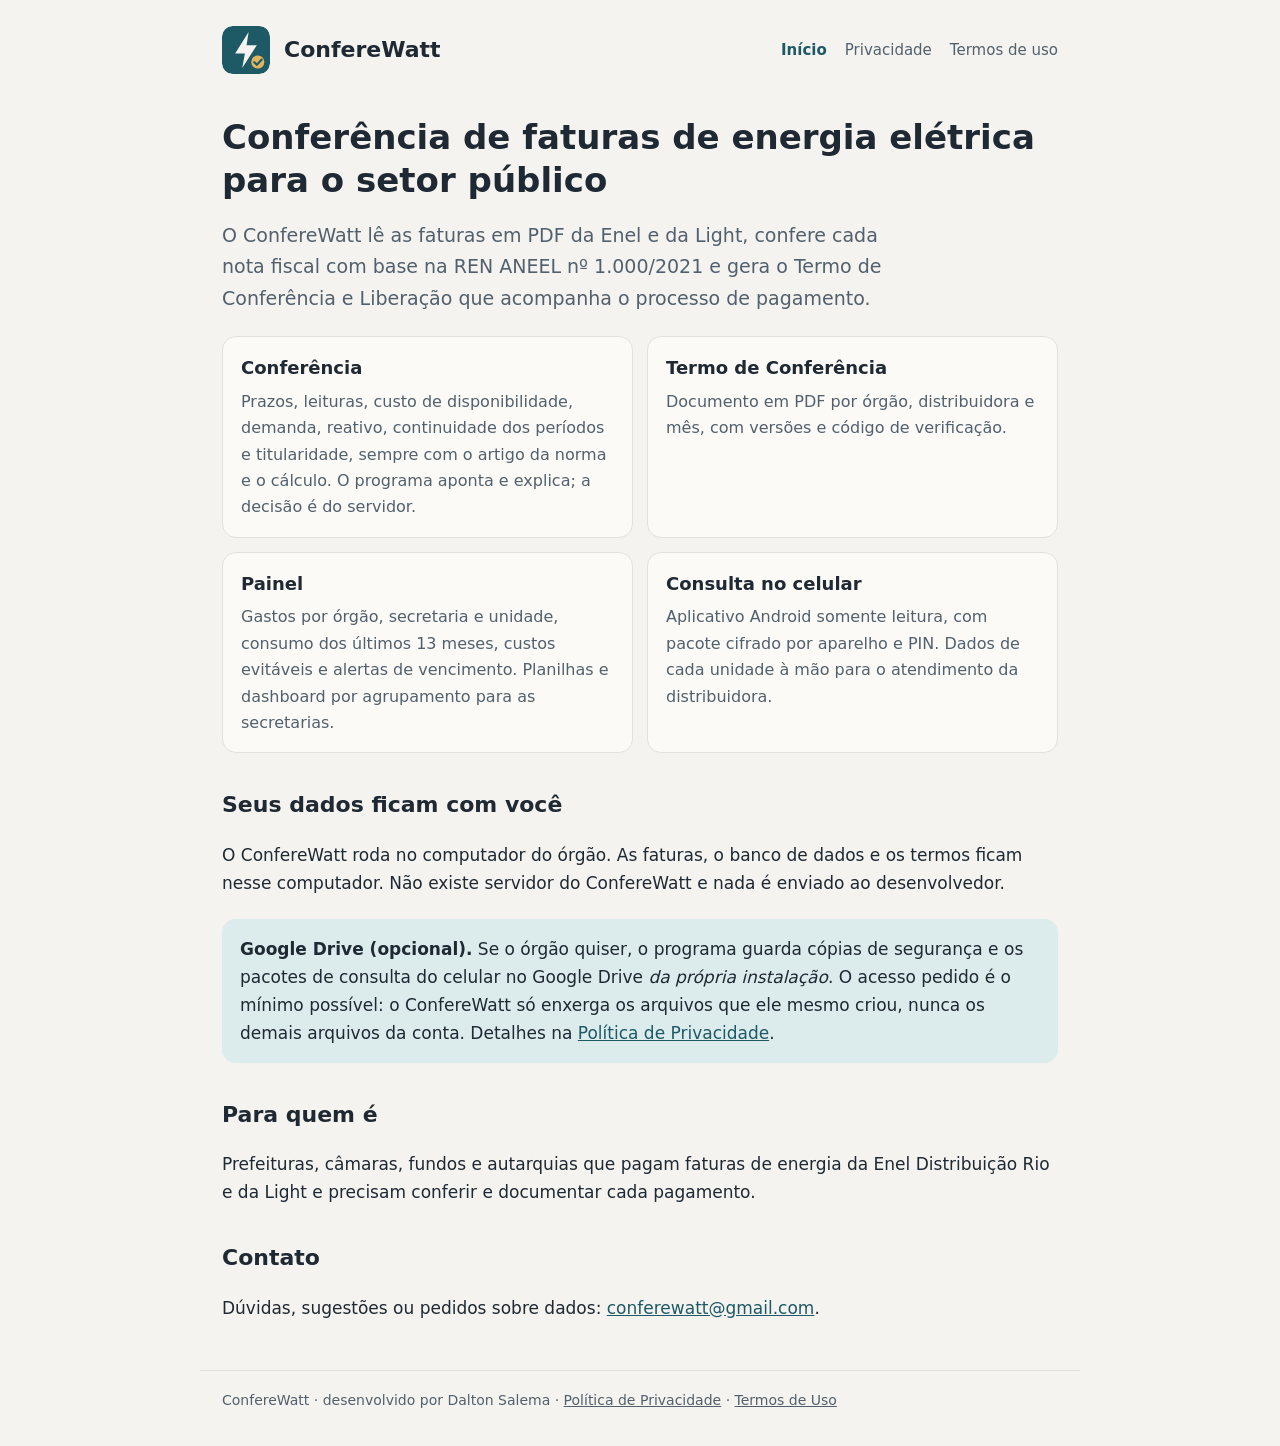
<file: index.html>
<!DOCTYPE html>
<html lang="pt-BR">
<head>
<meta charset="utf-8">
<meta name="viewport" content="width=device-width, initial-scale=1">
<title>ConfereWatt · Conferência de faturas de energia elétrica</title>
<meta name="description" content="ConfereWatt confere faturas de energia elétrica da Enel e da Light com base na REN ANEEL nº 1.000/2021 e gera o Termo de Conferência e Liberação para o setor público.">
<link rel="icon" type="image/svg+xml" href="img/icone.svg">
<link rel="icon" type="image/png" sizes="32x32" href="img/favicon-32.png">
<link rel="stylesheet" href="estilo.css">
</head>
<body>
<header>
  <img src="img/icone.svg" alt="">
  <a class="marca" href="index.html">ConfereWatt</a>
  <nav>
    <a href="index.html" aria-current="page">Início</a>
    <a href="privacidade.html">Privacidade</a>
    <a href="termos.html">Termos de uso</a>
  </nav>
</header>
<main>
  <h1>Conferência de faturas de energia elétrica para o setor público</h1>
  <p class="lead">O ConfereWatt lê as faturas em PDF da Enel e da Light, confere cada nota
  fiscal com base na REN ANEEL nº 1.000/2021 e gera o Termo de Conferência e Liberação
  que acompanha o processo de pagamento.</p>

  <div class="grade">
    <div class="cartao"><h3>Conferência</h3><p>Prazos, leituras, custo de disponibilidade,
    demanda, reativo, continuidade dos períodos e titularidade, sempre com o artigo da
    norma e o cálculo. O programa aponta e explica; a decisão é do servidor.</p></div>
    <div class="cartao"><h3>Termo de Conferência</h3><p>Documento em PDF por órgão,
    distribuidora e mês, com versões e código de verificação.</p></div>
    <div class="cartao"><h3>Painel</h3><p>Gastos por órgão, secretaria e unidade, consumo
    dos últimos 13 meses, custos evitáveis e alertas de vencimento. Planilhas e dashboard
    por agrupamento para as secretarias.</p></div>
    <div class="cartao"><h3>Consulta no celular</h3><p>Aplicativo Android somente leitura,
    com pacote cifrado por aparelho e PIN. Dados de cada unidade à mão para o
    atendimento da distribuidora.</p></div>
  </div>

  <h2>Seus dados ficam com você</h2>
  <p>O ConfereWatt roda no computador do órgão. As faturas, o banco de dados e os termos
  ficam nesse computador. Não existe servidor do ConfereWatt e nada é enviado ao
  desenvolvedor.</p>
  <div class="destaque">
    <strong>Google Drive (opcional).</strong> Se o órgão quiser, o programa guarda cópias de
    segurança e os pacotes de consulta do celular no Google Drive <em>da própria
    instalação</em>. O acesso pedido é o mínimo possível: o ConfereWatt só enxerga os
    arquivos que ele mesmo criou, nunca os demais arquivos da conta. Detalhes na
    <a href="privacidade.html">Política de Privacidade</a>.
  </div>

  <h2>Para quem é</h2>
  <p>Prefeituras, câmaras, fundos e autarquias que pagam faturas de energia da Enel
  Distribuição Rio e da Light e precisam conferir e documentar cada pagamento.</p>

  <h2>Contato</h2>
  <p>Dúvidas, sugestões ou pedidos sobre dados:
  <a href="mailto:conferewatt@gmail.com">conferewatt@gmail.com</a>.</p>
</main>
<footer>
  ConfereWatt · desenvolvido por Dalton Salema ·
  <a href="privacidade.html">Política de Privacidade</a> ·
  <a href="termos.html">Termos de Uso</a>
</footer>
</body>
</html>
</file>
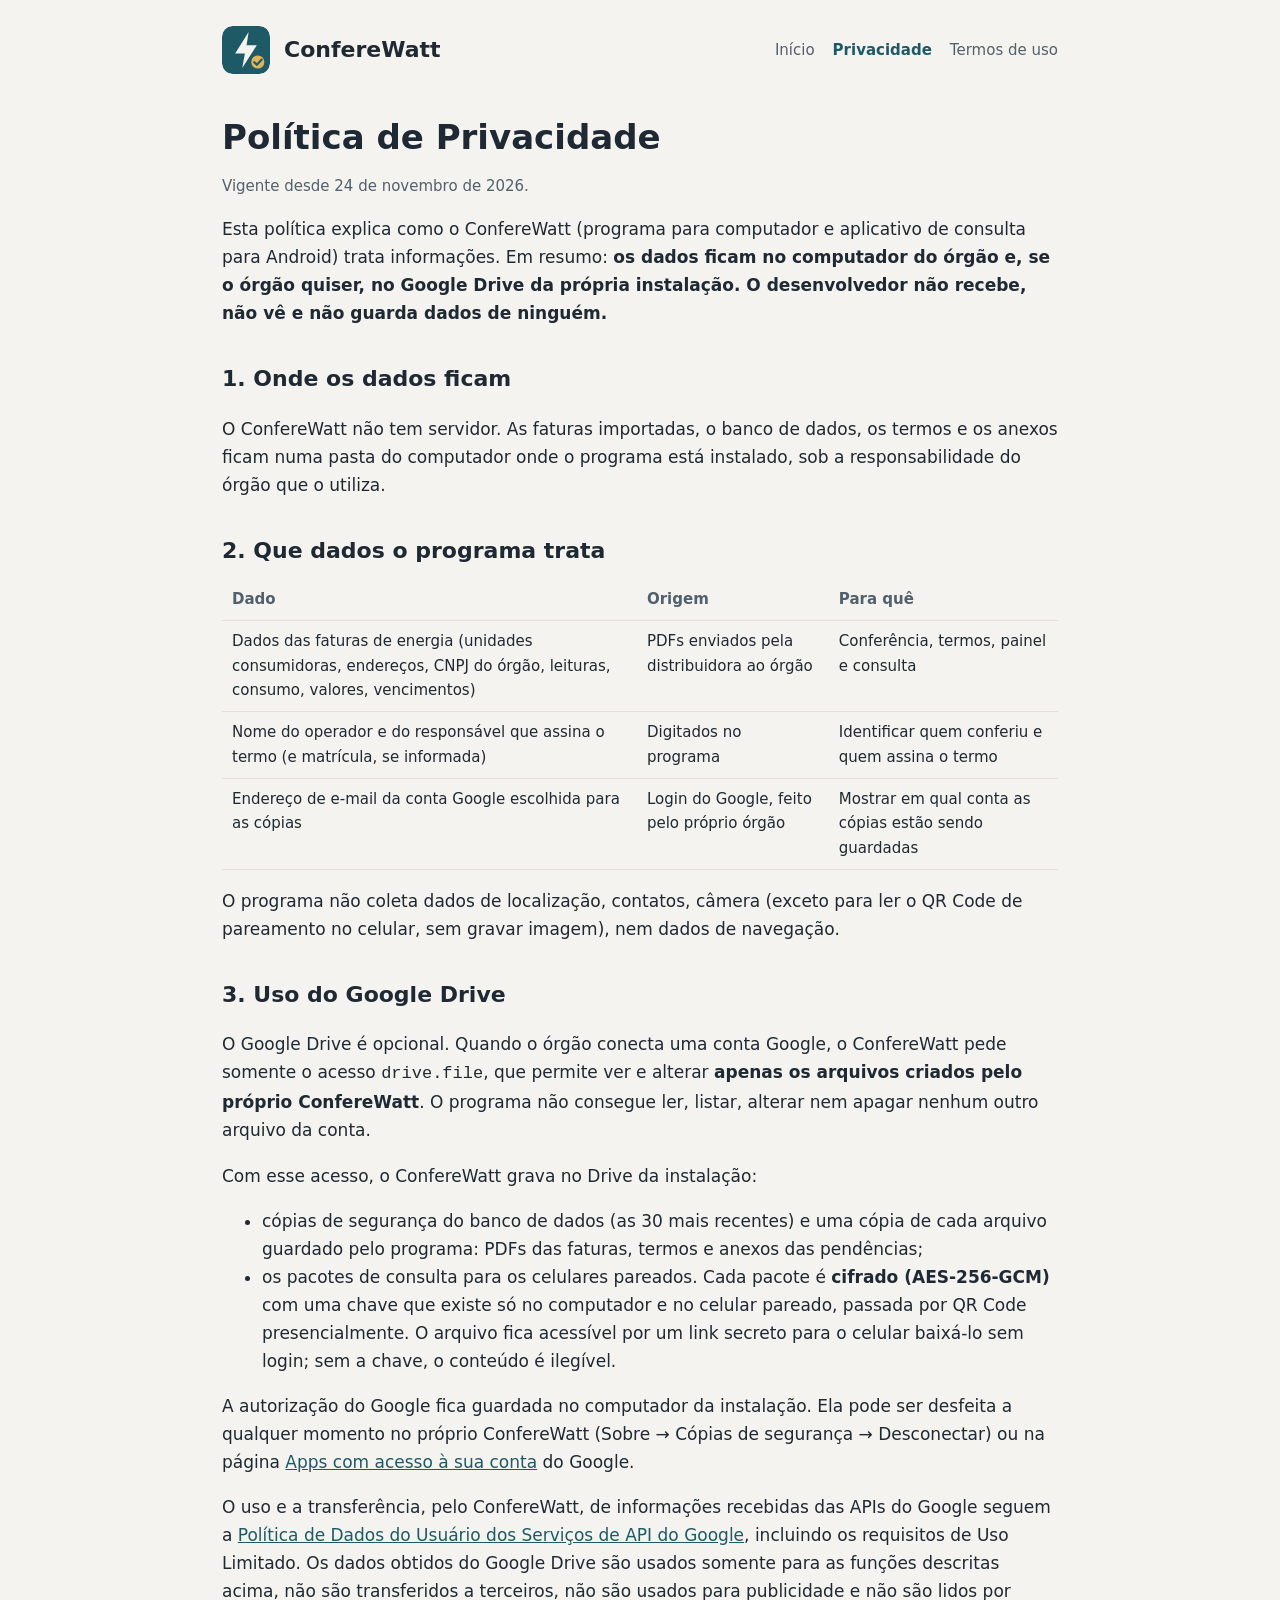
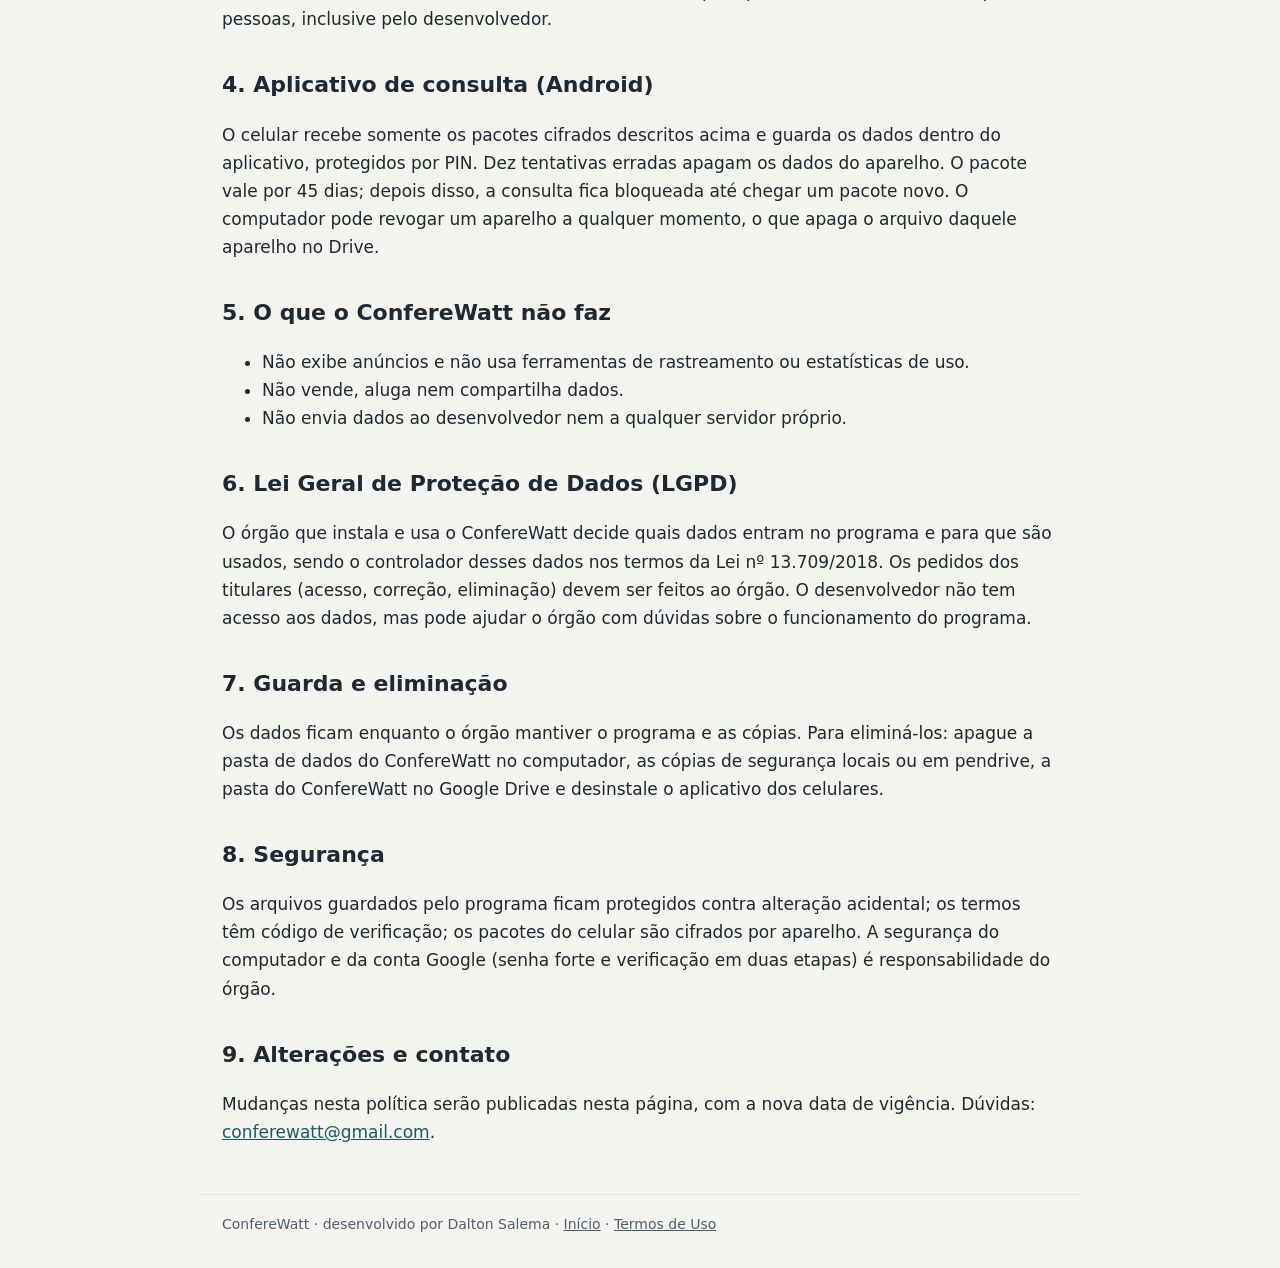
<file: privacidade.html>
<!DOCTYPE html>
<html lang="pt-BR">
<head>
<meta charset="utf-8">
<meta name="viewport" content="width=device-width, initial-scale=1">
<title>Política de Privacidade · ConfereWatt</title>
<link rel="icon" type="image/svg+xml" href="img/icone.svg">
<link rel="icon" type="image/png" sizes="32x32" href="img/favicon-32.png">
<link rel="stylesheet" href="estilo.css">
</head>
<body>
<header>
  <img src="img/icone.svg" alt="">
  <a class="marca" href="index.html">ConfereWatt</a>
  <nav>
    <a href="index.html">Início</a>
    <a href="privacidade.html" aria-current="page">Privacidade</a>
    <a href="termos.html">Termos de uso</a>
  </nav>
</header>
<main>
  <h1>Política de Privacidade</h1>
  <p class="data">Vigente desde 24 de novembro de 2026.</p>

  <p>Esta política explica como o ConfereWatt (programa para computador e aplicativo de
  consulta para Android) trata informações. Em resumo: <strong>os dados ficam no
  computador do órgão e, se o órgão quiser, no Google Drive da própria instalação. O
  desenvolvedor não recebe, não vê e não guarda dados de ninguém.</strong></p>

  <h2>1. Onde os dados ficam</h2>
  <p>O ConfereWatt não tem servidor. As faturas importadas, o banco de dados, os termos e
  os anexos ficam numa pasta do computador onde o programa está instalado, sob a
  responsabilidade do órgão que o utiliza.</p>

  <h2>2. Que dados o programa trata</h2>
  <table>
    <tr><th>Dado</th><th>Origem</th><th>Para quê</th></tr>
    <tr><td>Dados das faturas de energia (unidades consumidoras, endereços, CNPJ do
      órgão, leituras, consumo, valores, vencimentos)</td><td>PDFs enviados pela
      distribuidora ao órgão</td><td>Conferência, termos, painel e consulta</td></tr>
    <tr><td>Nome do operador e do responsável que assina o termo (e matrícula, se
      informada)</td><td>Digitados no programa</td><td>Identificar quem conferiu e
      quem assina o termo</td></tr>
    <tr><td>Endereço de e-mail da conta Google escolhida para as cópias</td><td>Login
      do Google, feito pelo próprio órgão</td><td>Mostrar em qual conta as cópias
      estão sendo guardadas</td></tr>
  </table>
  <p>O programa não coleta dados de localização, contatos, câmera (exceto para ler o QR
  Code de pareamento no celular, sem gravar imagem), nem dados de navegação.</p>

  <h2>3. Uso do Google Drive</h2>
  <p>O Google Drive é opcional. Quando o órgão conecta uma conta Google, o ConfereWatt
  pede somente o acesso <code>drive.file</code>, que permite ver e alterar
  <strong>apenas os arquivos criados pelo próprio ConfereWatt</strong>. O programa não
  consegue ler, listar, alterar nem apagar nenhum outro arquivo da conta.</p>
  <p>Com esse acesso, o ConfereWatt grava no Drive da instalação:</p>
  <ul>
    <li>cópias de segurança do banco de dados (as 30 mais recentes) e uma cópia de cada
      arquivo guardado pelo programa: PDFs das faturas, termos e anexos das pendências;</li>
    <li>os pacotes de consulta para os celulares pareados. Cada pacote é
      <strong>cifrado (AES-256-GCM)</strong> com uma chave que existe só no computador e
      no celular pareado, passada por QR Code presencialmente. O arquivo fica acessível
      por um link secreto para o celular baixá-lo sem login; sem a chave, o conteúdo é
      ilegível.</li>
  </ul>
  <p>A autorização do Google fica guardada no computador da instalação. Ela pode ser
  desfeita a qualquer momento no próprio ConfereWatt (Sobre → Cópias de segurança →
  Desconectar) ou na página
  <a href="https://myaccount.google.com/permissions">Apps com acesso à sua conta</a>
  do Google.</p>
  <p>O uso e a transferência, pelo ConfereWatt, de informações recebidas das APIs do
  Google seguem a
  <a href="https://developers.google.com/terms/api-services-user-data-policy">Política
  de Dados do Usuário dos Serviços de API do Google</a>, incluindo os requisitos de Uso
  Limitado. Os dados obtidos do Google Drive são usados somente para as funções descritas
  acima, não são transferidos a terceiros, não são usados para publicidade e não são
  lidos por pessoas, inclusive pelo desenvolvedor.</p>

  <h2>4. Aplicativo de consulta (Android)</h2>
  <p>O celular recebe somente os pacotes cifrados descritos acima e guarda os dados
  dentro do aplicativo, protegidos por PIN. Dez tentativas erradas apagam os dados do
  aparelho. O pacote vale por 45 dias; depois disso, a consulta fica bloqueada até
  chegar um pacote novo. O computador pode revogar um aparelho a qualquer momento,
  o que apaga o arquivo daquele aparelho no Drive.</p>

  <h2>5. O que o ConfereWatt não faz</h2>
  <ul>
    <li>Não exibe anúncios e não usa ferramentas de rastreamento ou estatísticas de uso.</li>
    <li>Não vende, aluga nem compartilha dados.</li>
    <li>Não envia dados ao desenvolvedor nem a qualquer servidor próprio.</li>
  </ul>

  <h2>6. Lei Geral de Proteção de Dados (LGPD)</h2>
  <p>O órgão que instala e usa o ConfereWatt decide quais dados entram no programa e para
  que são usados, sendo o controlador desses dados nos termos da Lei nº 13.709/2018. Os
  pedidos dos titulares (acesso, correção, eliminação) devem ser feitos ao órgão. O
  desenvolvedor não tem acesso aos dados, mas pode ajudar o órgão com dúvidas sobre o
  funcionamento do programa.</p>

  <h2>7. Guarda e eliminação</h2>
  <p>Os dados ficam enquanto o órgão mantiver o programa e as cópias. Para eliminá-los:
  apague a pasta de dados do ConfereWatt no computador, as cópias de segurança locais ou
  em pendrive, a pasta do ConfereWatt no Google Drive e desinstale o aplicativo dos
  celulares.</p>

  <h2>8. Segurança</h2>
  <p>Os arquivos guardados pelo programa ficam protegidos contra alteração acidental; os
  termos têm código de verificação; os pacotes do celular são cifrados por aparelho.
  A segurança do computador e da conta Google (senha forte e verificação em duas etapas)
  é responsabilidade do órgão.</p>

  <h2>9. Alterações e contato</h2>
  <p>Mudanças nesta política serão publicadas nesta página, com a nova data de vigência.
  Dúvidas: <a href="mailto:conferewatt@gmail.com">conferewatt@gmail.com</a>.</p>
</main>
<footer>
  ConfereWatt · desenvolvido por Dalton Salema ·
  <a href="index.html">Início</a> ·
  <a href="termos.html">Termos de Uso</a>
</footer>
</body>
</html>
</file>
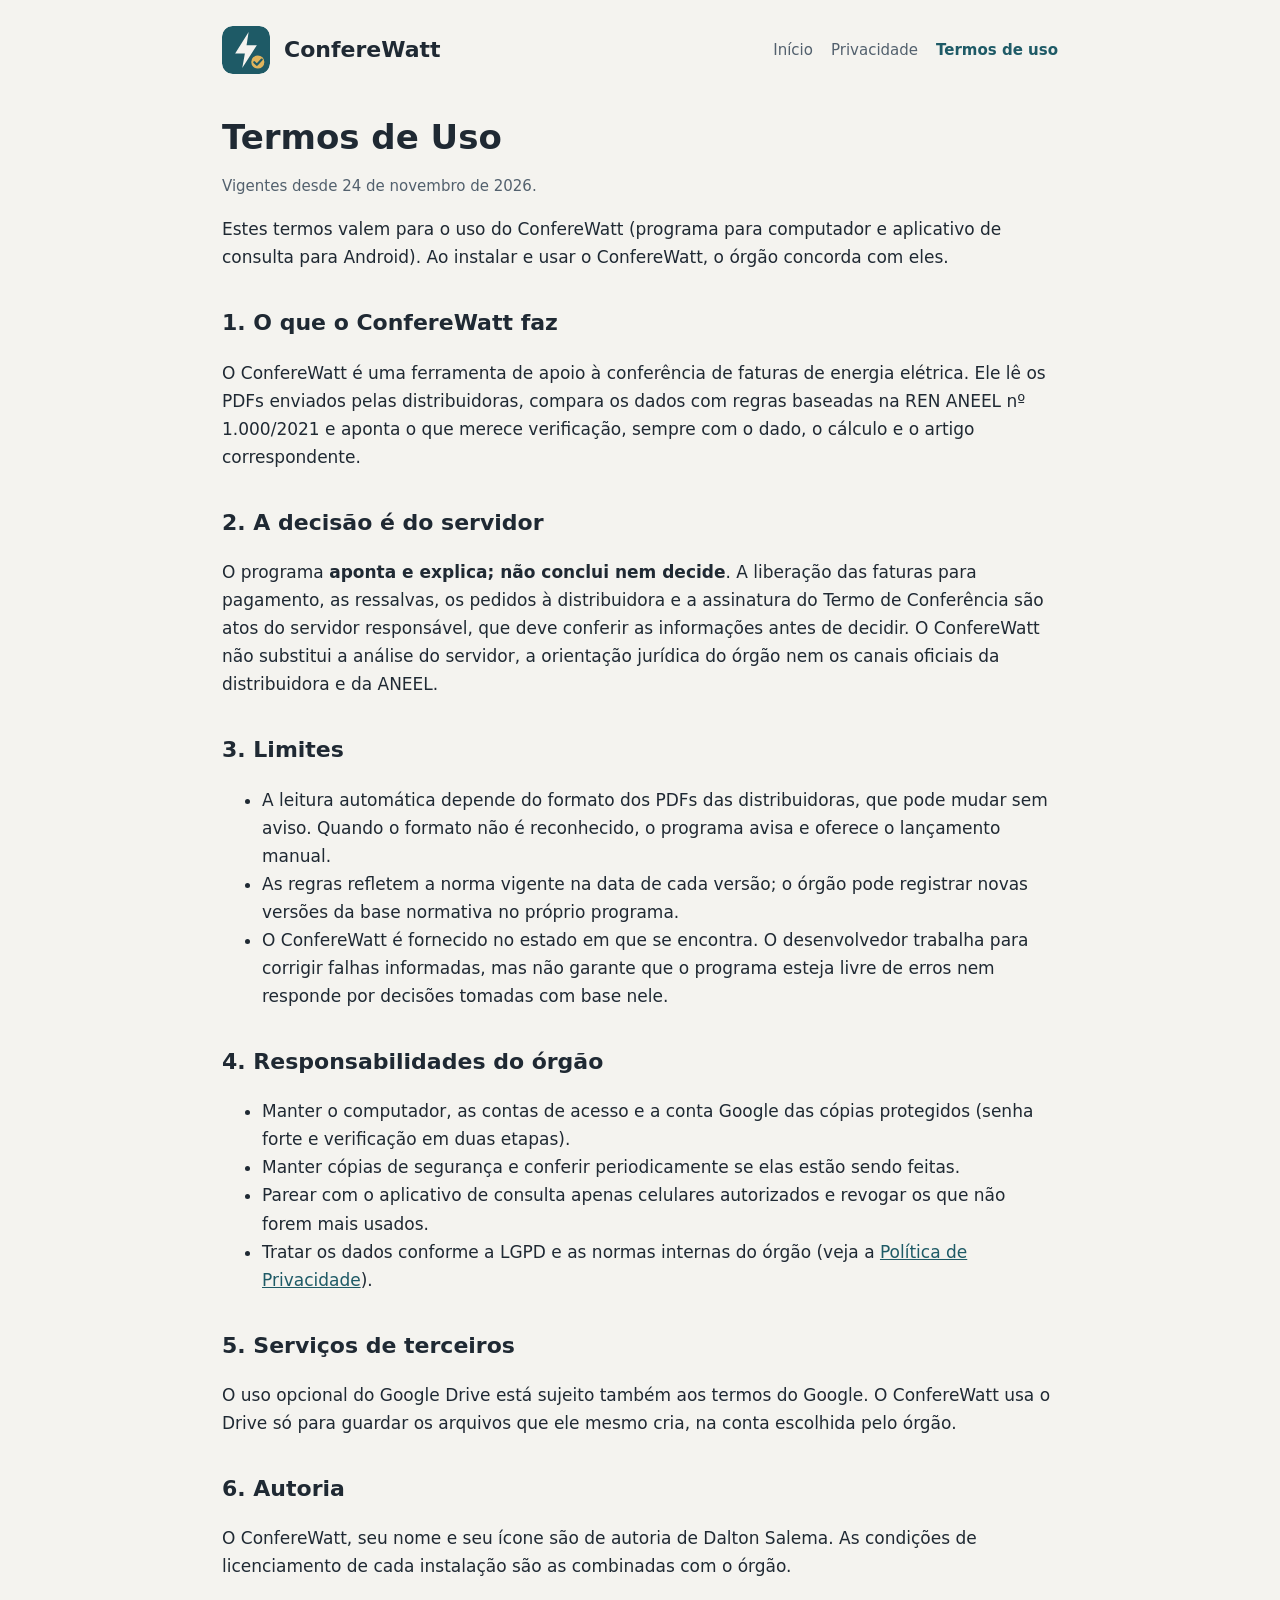
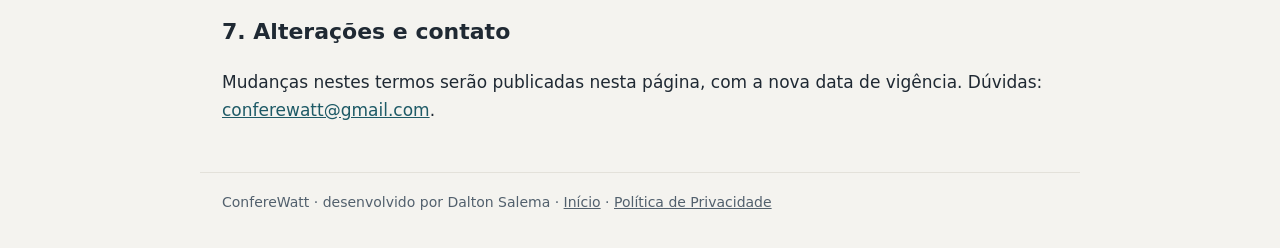
<file: termos.html>
<!DOCTYPE html>
<html lang="pt-BR">
<head>
<meta charset="utf-8">
<meta name="viewport" content="width=device-width, initial-scale=1">
<title>Termos de Uso · ConfereWatt</title>
<link rel="icon" type="image/svg+xml" href="img/icone.svg">
<link rel="icon" type="image/png" sizes="32x32" href="img/favicon-32.png">
<link rel="stylesheet" href="estilo.css">
</head>
<body>
<header>
  <img src="img/icone.svg" alt="">
  <a class="marca" href="index.html">ConfereWatt</a>
  <nav>
    <a href="index.html">Início</a>
    <a href="privacidade.html">Privacidade</a>
    <a href="termos.html" aria-current="page">Termos de uso</a>
  </nav>
</header>
<main>
  <h1>Termos de Uso</h1>
  <p class="data">Vigentes desde 24 de novembro de 2026.</p>

  <p>Estes termos valem para o uso do ConfereWatt (programa para computador e aplicativo
  de consulta para Android). Ao instalar e usar o ConfereWatt, o órgão concorda com
  eles.</p>

  <h2>1. O que o ConfereWatt faz</h2>
  <p>O ConfereWatt é uma ferramenta de apoio à conferência de faturas de energia
  elétrica. Ele lê os PDFs enviados pelas distribuidoras, compara os dados com regras
  baseadas na REN ANEEL nº 1.000/2021 e aponta o que merece verificação, sempre com o
  dado, o cálculo e o artigo correspondente.</p>

  <h2>2. A decisão é do servidor</h2>
  <p>O programa <strong>aponta e explica; não conclui nem decide</strong>. A liberação
  das faturas para pagamento, as ressalvas, os pedidos à distribuidora e a assinatura do
  Termo de Conferência são atos do servidor responsável, que deve conferir as
  informações antes de decidir. O ConfereWatt não substitui a análise do servidor, a
  orientação jurídica do órgão nem os canais oficiais da distribuidora e da ANEEL.</p>

  <h2>3. Limites</h2>
  <ul>
    <li>A leitura automática depende do formato dos PDFs das distribuidoras, que pode mudar
      sem aviso. Quando o formato não é reconhecido, o programa avisa e oferece o
      lançamento manual.</li>
    <li>As regras refletem a norma vigente na data de cada versão; o órgão pode registrar
      novas versões da base normativa no próprio programa.</li>
    <li>O ConfereWatt é fornecido no estado em que se encontra. O desenvolvedor trabalha
      para corrigir falhas informadas, mas não garante que o programa esteja livre de
      erros nem responde por decisões tomadas com base nele.</li>
  </ul>

  <h2>4. Responsabilidades do órgão</h2>
  <ul>
    <li>Manter o computador, as contas de acesso e a conta Google das cópias protegidos
      (senha forte e verificação em duas etapas).</li>
    <li>Manter cópias de segurança e conferir periodicamente se elas estão sendo feitas.</li>
    <li>Parear com o aplicativo de consulta apenas celulares autorizados e revogar os que
      não forem mais usados.</li>
    <li>Tratar os dados conforme a LGPD e as normas internas do órgão
      (veja a <a href="privacidade.html">Política de Privacidade</a>).</li>
  </ul>

  <h2>5. Serviços de terceiros</h2>
  <p>O uso opcional do Google Drive está sujeito também aos termos do Google. O
  ConfereWatt usa o Drive só para guardar os arquivos que ele mesmo cria, na conta
  escolhida pelo órgão.</p>

  <h2>6. Autoria</h2>
  <p>O ConfereWatt, seu nome e seu ícone são de autoria de Dalton Salema. As condições
  de licenciamento de cada instalação são as combinadas com o órgão.</p>

  <h2>7. Alterações e contato</h2>
  <p>Mudanças nestes termos serão publicadas nesta página, com a nova data de vigência.
  Dúvidas: <a href="mailto:conferewatt@gmail.com">conferewatt@gmail.com</a>.</p>
</main>
<footer>
  ConfereWatt · desenvolvido por Dalton Salema ·
  <a href="index.html">Início</a> ·
  <a href="privacidade.html">Política de Privacidade</a>
</footer>
</body>
</html>
</file>
<file: estilo.css>
:root {
  --papel: #f4f3ef;
  --cartao: #fbfaf7;
  --borda: #e3e1da;
  --texto: #1f2933;
  --texto-2: #52606d;
  --petroleo: #1e5a66;
  --petroleo-claro: #dcebec;
  --ambar: #9a6410;
  color-scheme: light;
}
@media (prefers-color-scheme: dark) {
  :root {
    --papel: #161b1f;
    --cartao: #1e252b;
    --borda: #2c353d;
    --texto: #e6e3dc;
    --texto-2: #a9b1b8;
    --petroleo: #7fbcc6;
    --petroleo-claro: #214a52;
    --ambar: #e0b45c;
    color-scheme: dark;
  }
}
* { box-sizing: border-box; }
body {
  margin: 0;
  background: var(--papel);
  color: var(--texto);
  font: 17px/1.65 system-ui, -apple-system, "Segoe UI", Ubuntu, Cantarell, "Noto Sans", sans-serif;
}
a { color: var(--petroleo); }
header, main, footer { max-width: 880px; margin: 0 auto; padding: 0 22px; }
header { display: flex; align-items: center; gap: 14px; padding-top: 26px; padding-bottom: 8px; flex-wrap: wrap; }
header img { width: 48px; height: 48px; border-radius: 11px; }
header .marca { font-size: 22px; font-weight: 600; margin-right: auto; color: var(--texto); text-decoration: none; }
nav { display: flex; gap: 18px; flex-wrap: wrap; font-size: 15px; }
nav a { text-decoration: none; color: var(--texto-2); }
nav a[aria-current="page"] { color: var(--petroleo); font-weight: 600; }
h1 { font-size: 34px; line-height: 1.25; margin: 34px 0 12px; }
h2 { font-size: 22px; margin: 34px 0 8px; }
h3 { font-size: 18px; margin: 22px 0 6px; }
.lead { font-size: 19px; color: var(--texto-2); max-width: 680px; }
.grade { display: grid; grid-template-columns: repeat(auto-fit, minmax(300px, 1fr)); gap: 14px; margin: 22px 0; }
.cartao { background: var(--cartao); border: 1px solid var(--borda); border-radius: 14px; padding: 16px 18px; }
.cartao h3 { margin-top: 0; }
.cartao p { margin: 0; color: var(--texto-2); font-size: 16px; }
.destaque { background: var(--petroleo-claro); border-radius: 14px; padding: 16px 18px; margin: 22px 0; }
.data { color: var(--texto-2); font-size: 15px; }
table { border-collapse: collapse; width: 100%; font-size: 15px; margin: 10px 0; }
th, td { text-align: left; padding: 8px 10px; border-bottom: 1px solid var(--borda); vertical-align: top; }
th { color: var(--texto-2); font-weight: 600; }
footer { margin-top: 48px; padding-top: 18px; padding-bottom: 34px; border-top: 1px solid var(--borda); color: var(--texto-2); font-size: 14px; }
footer a { color: var(--texto-2); }
@media (max-width: 560px) { h1 { font-size: 28px; } body { font-size: 16px; } }
</file>
